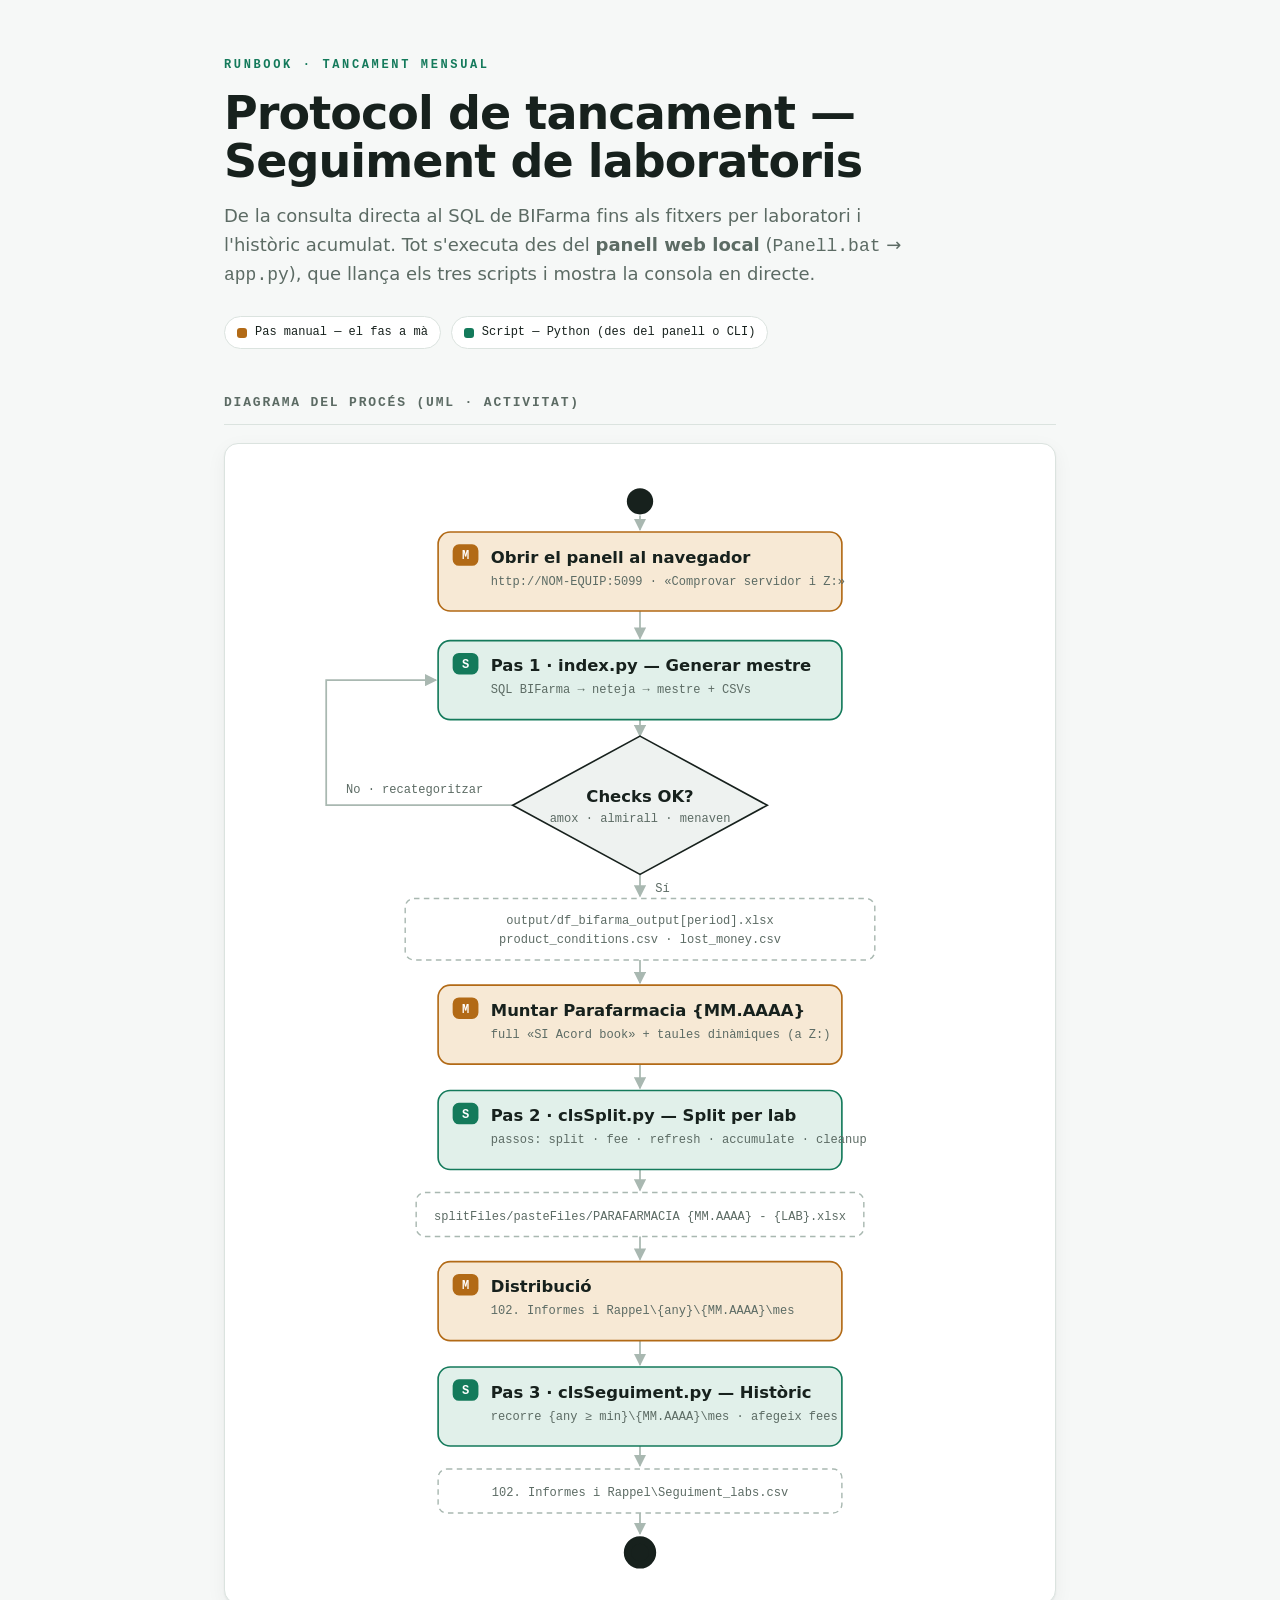
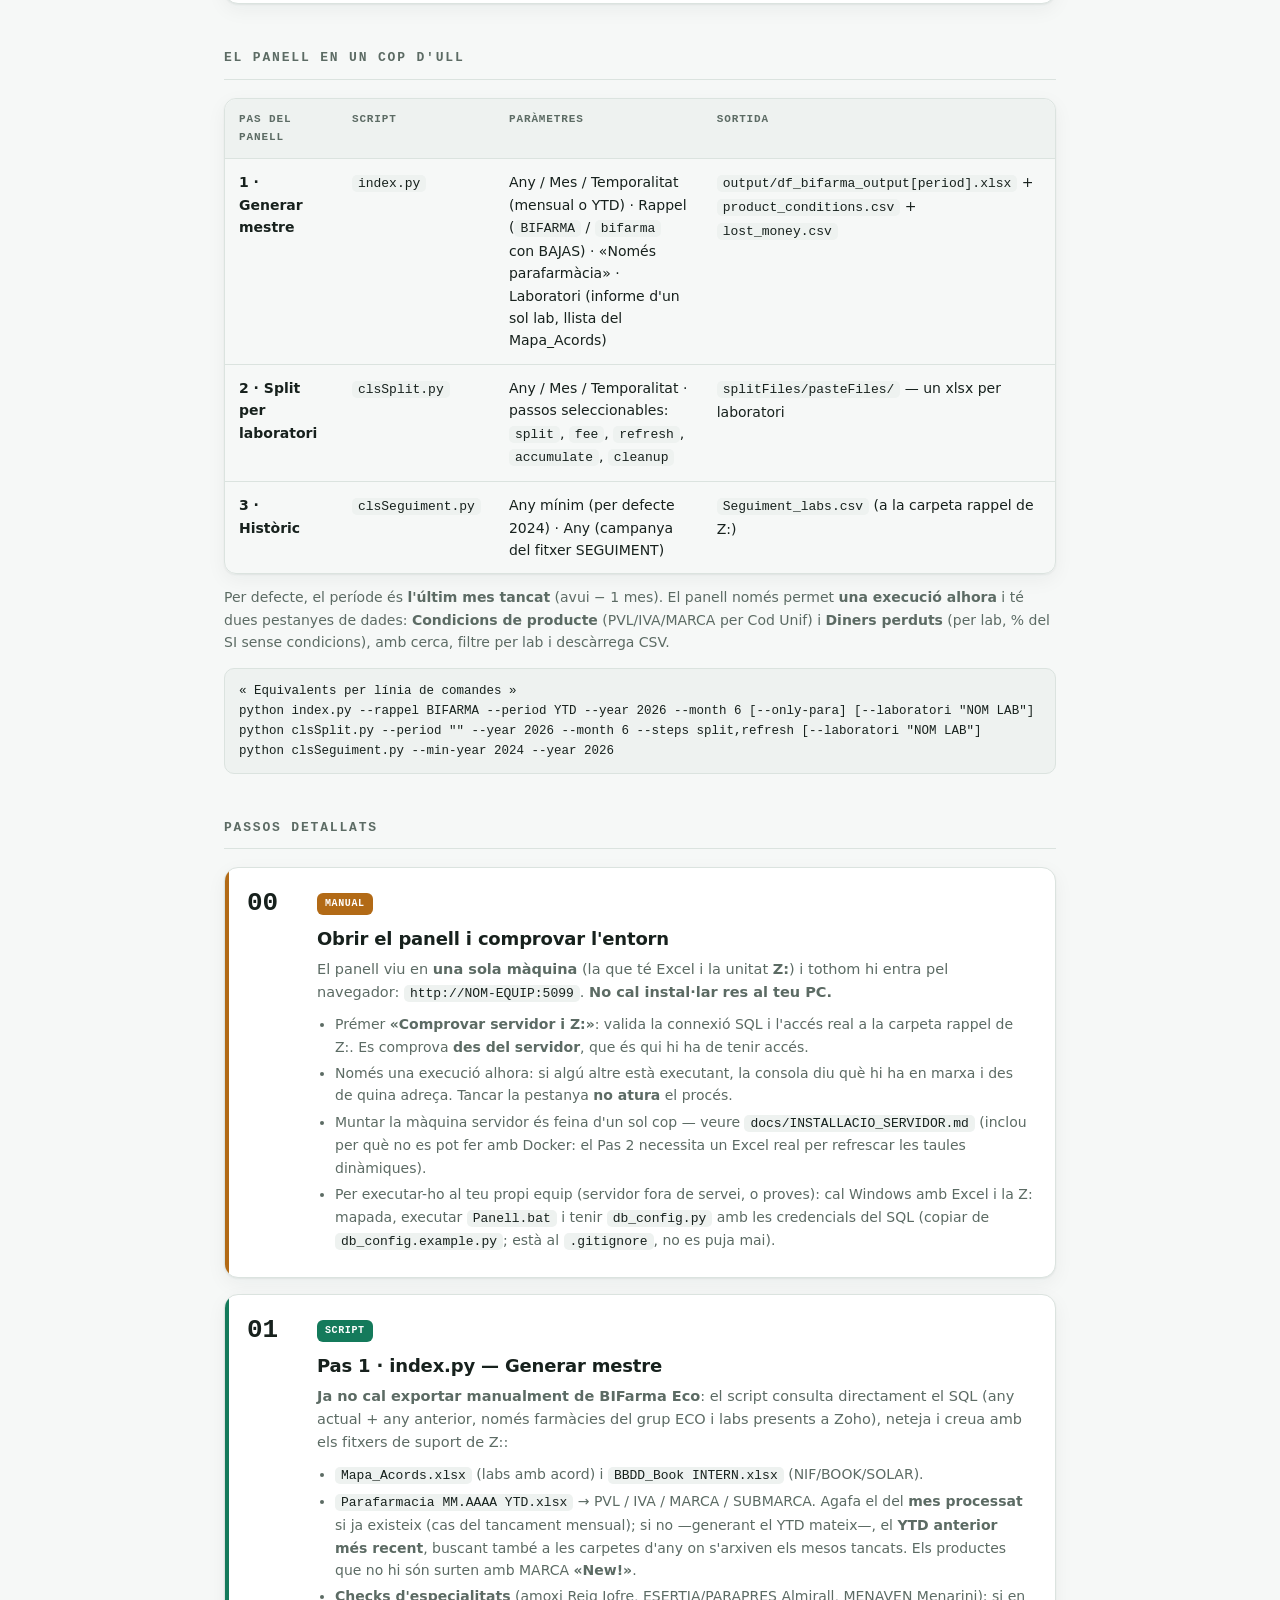
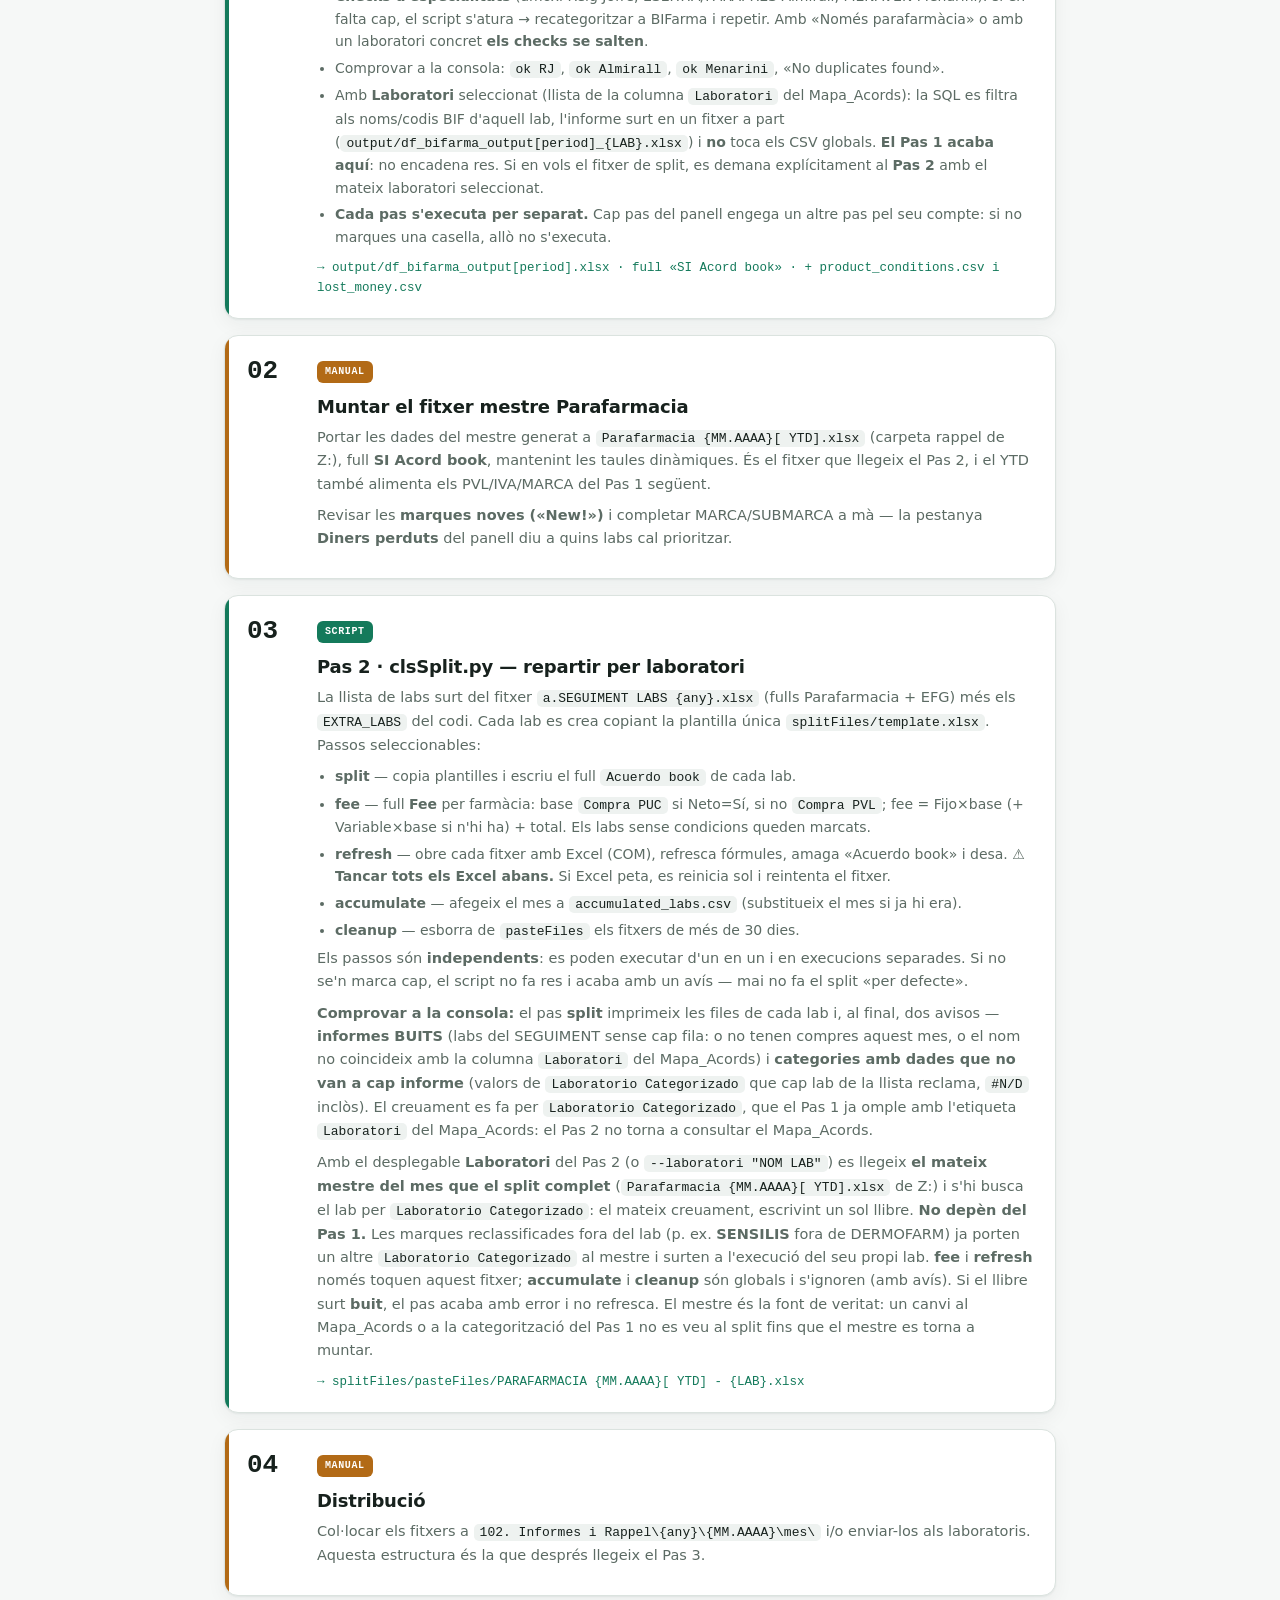
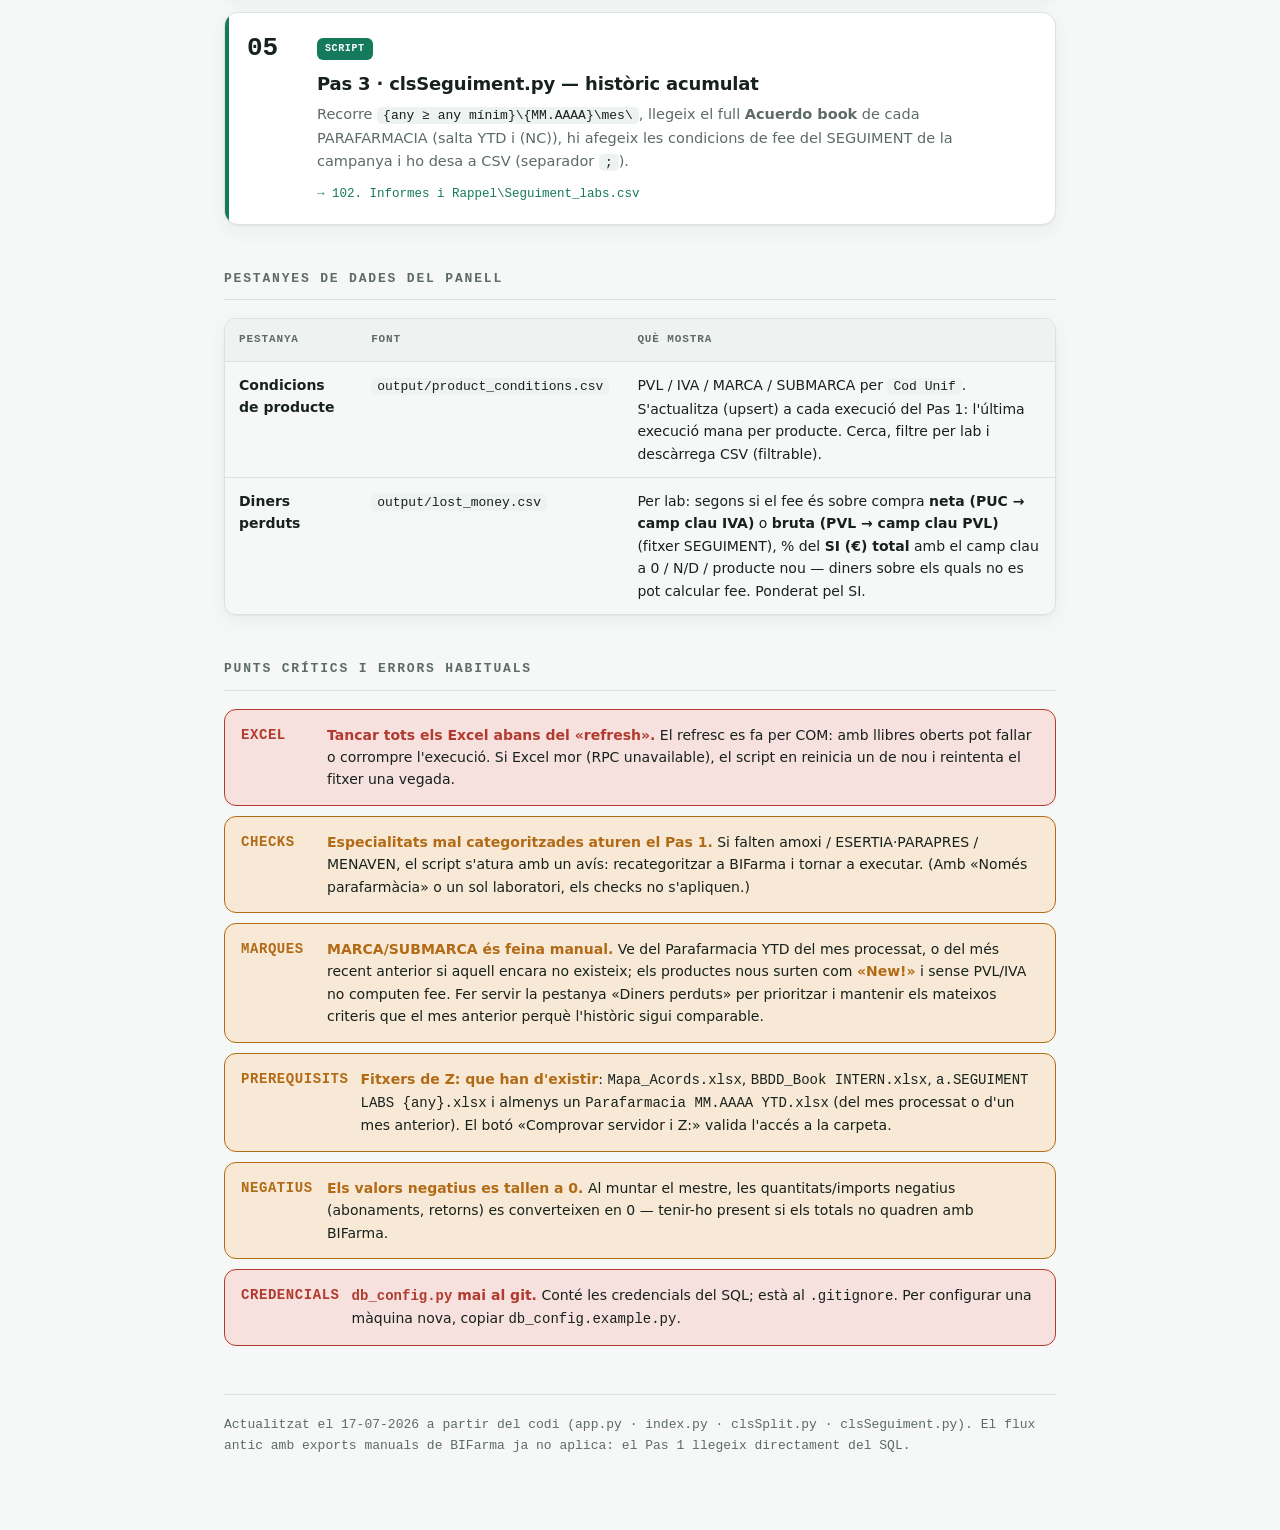
<file: docs/PROTOCOL_TANCAMENT.html>
<!doctype html>
<html lang="ca">
<head>
<meta charset="utf-8">
<meta name="viewport" content="width=device-width, initial-scale=1">
<title>Protocol de tancament — Seguiment labs</title>
<style>
  :root{
    --sans:-apple-system,BlinkMacSystemFont,"Segoe UI",system-ui,Roboto,sans-serif;
    --mono:ui-monospace,"Cascadia Code","Cascadia Mono",Consolas,"Courier New",monospace;
    --bg:#F6F8F7; --surface:#FFFFFF; --surface-2:#EEF2F0;
    --ink:#17211D; --muted:#5C6B64; --line:#DBE3DF; --edge:#A9B8B1;
    --accent:#147A5B; --accent-soft:#E1F0EA;
    --manual:#B26A16; --manual-soft:#F7E9D5;
    --danger:#B23A2E; --danger-soft:#F6E1DE;
    --shadow:0 1px 2px rgba(20,40,32,.06),0 6px 20px rgba(20,40,32,.05);
  }
  @media (prefers-color-scheme:dark){
    :root{
      --bg:#0E1512; --surface:#14201B; --surface-2:#1A2822;
      --ink:#E7EEE9; --muted:#95A79E; --line:#26362F; --edge:#3C4F46;
      --accent:#43C79A; --accent-soft:#123128;
      --manual:#D9A25A; --manual-soft:#33260F;
      --danger:#E0715F; --danger-soft:#361B18;
      --shadow:0 1px 2px rgba(0,0,0,.3),0 8px 24px rgba(0,0,0,.28);
    }
  }
  :root[data-theme="dark"]{
    --bg:#0E1512; --surface:#14201B; --surface-2:#1A2822;
    --ink:#E7EEE9; --muted:#95A79E; --line:#26362F; --edge:#3C4F46;
    --accent:#43C79A; --accent-soft:#123128;
    --manual:#D9A25A; --manual-soft:#33260F;
    --danger:#E0715F; --danger-soft:#361B18;
    --shadow:0 1px 2px rgba(0,0,0,.3),0 8px 24px rgba(0,0,0,.28);
  }
  :root[data-theme="light"]{
    --bg:#F6F8F7; --surface:#FFFFFF; --surface-2:#EEF2F0;
    --ink:#17211D; --muted:#5C6B64; --line:#DBE3DF; --edge:#A9B8B1;
    --accent:#147A5B; --accent-soft:#E1F0EA;
    --manual:#B26A16; --manual-soft:#F7E9D5;
    --danger:#B23A2E; --danger-soft:#F6E1DE;
    --shadow:0 1px 2px rgba(20,40,32,.06),0 6px 20px rgba(20,40,32,.05);
  }
  *{box-sizing:border-box}
  body{margin:0;background:var(--bg);color:var(--ink);font-family:var(--sans);
    line-height:1.6;-webkit-font-smoothing:antialiased;}
  .wrap{max-width:880px;margin:0 auto;padding:56px 24px 80px;}
  .eyebrow{font-family:var(--mono);font-size:12px;letter-spacing:.22em;text-transform:uppercase;
    color:var(--accent);margin:0 0 14px;font-weight:600;}
  h1{font-size:clamp(30px,5vw,46px);line-height:1.05;letter-spacing:-.02em;margin:0 0 16px;
    text-wrap:balance;font-weight:800;}
  .lead{font-size:18px;color:var(--muted);max-width:60ch;margin:0 0 26px;}
  .legend{display:flex;flex-wrap:wrap;gap:10px;margin:0 0 8px;}
  .pill{display:inline-flex;align-items:center;gap:8px;font-family:var(--mono);font-size:12px;
    padding:6px 12px;border-radius:999px;border:1px solid var(--line);background:var(--surface);}
  .dot{width:10px;height:10px;border-radius:3px;flex:none;}
  .dot.m{background:var(--manual)} .dot.s{background:var(--accent)}
  section{margin-top:44px;}
  h2{font-size:13px;font-family:var(--mono);text-transform:uppercase;letter-spacing:.14em;
    color:var(--muted);font-weight:600;margin:0 0 18px;padding-bottom:10px;border-bottom:1px solid var(--line);}
  .card{background:var(--surface);border:1px solid var(--line);border-radius:14px;box-shadow:var(--shadow);}
  .diagram{padding:20px;overflow-x:auto;}
  .diagram svg{display:block;min-width:560px;max-width:100%;height:auto;margin:0 auto;}
  .uml .title{font-family:var(--sans);font-weight:700;font-size:15px;fill:var(--ink);}
  .uml .sub{font-family:var(--mono);font-size:11px;fill:var(--muted);}
  .uml .tagtx{font-family:var(--mono);font-size:11px;font-weight:700;fill:#fff;}
  .uml .chiptx{font-family:var(--mono);font-size:11px;fill:var(--muted);}
  .uml .lbl{font-family:var(--mono);font-size:11px;fill:var(--muted);}
  .uml rect.manual{fill:var(--manual-soft);stroke:var(--manual);stroke-width:1.5;}
  .uml rect.script{fill:var(--accent-soft);stroke:var(--accent);stroke-width:1.5;}
  .uml .tag.manual{fill:var(--manual);} .uml .tag.script{fill:var(--accent);}
  .uml polygon.decision{fill:var(--surface-2);stroke:var(--ink);stroke-width:1.5;}
  .uml rect.output{fill:none;stroke:var(--edge);stroke-width:1.3;stroke-dasharray:5 4;}
  .uml .node circle{fill:var(--ink);}
  .uml .edge{stroke:var(--edge);stroke-width:1.6;fill:none;}
  /* config table */
  .tbl{width:100%;border-collapse:collapse;font-size:14px;overflow:hidden;border-radius:12px;}
  .tbl th,.tbl td{text-align:left;padding:12px 14px;border-bottom:1px solid var(--line);vertical-align:top;}
  .tbl th{font-family:var(--mono);font-size:11px;text-transform:uppercase;letter-spacing:.08em;
    color:var(--muted);background:var(--surface-2);font-weight:600;}
  .tbl tr:last-child td{border-bottom:none;}
  .tbl code{font-family:var(--mono);font-size:13px;background:var(--surface-2);padding:1px 6px;border-radius:5px;}
  .tblwrap{overflow-x:auto;border:1px solid var(--line);border-radius:12px;box-shadow:var(--shadow);}
  /* steps */
  .steps{display:flex;flex-direction:column;gap:16px;}
  .step{display:grid;grid-template-columns:52px 1fr;gap:18px;background:var(--surface);
    border:1px solid var(--line);border-radius:14px;padding:20px 22px;box-shadow:var(--shadow);
    position:relative;overflow:hidden;}
  .step::before{content:"";position:absolute;left:0;top:0;bottom:0;width:4px;background:var(--accent);}
  .step.man::before{background:var(--manual);}
  .num{font-family:var(--mono);font-size:26px;font-weight:700;color:var(--ink);line-height:1;padding-top:2px;
    font-variant-numeric:tabular-nums;}
  .step h3{margin:0 0 4px;font-size:18px;letter-spacing:-.01em;}
  .steptag{display:inline-block;font-family:var(--mono);font-size:10px;font-weight:700;letter-spacing:.06em;
    text-transform:uppercase;padding:3px 8px;border-radius:6px;color:#fff;margin-bottom:10px;}
  .steptag.man{background:var(--manual)} .steptag.scr{background:var(--accent)}
  .step p{margin:0 0 8px;color:var(--muted);font-size:14.5px;}
  .step ul{margin:6px 0 0;padding-left:18px;color:var(--muted);font-size:14px;}
  .step li{margin:4px 0;}
  .step code,.inline{font-family:var(--mono);font-size:13px;background:var(--surface-2);
    color:var(--ink);padding:1px 6px;border-radius:5px;}
  .out{margin-top:10px;font-family:var(--mono);font-size:12.5px;color:var(--accent);}
  .out.man{color:var(--manual);}
  pre.cli{font-family:var(--mono);font-size:12.5px;background:var(--surface-2);color:var(--ink);
    padding:12px 14px;border-radius:10px;overflow-x:auto;margin:10px 0 0;border:1px solid var(--line);}
  /* callouts */
  .callouts{display:flex;flex-direction:column;gap:10px;}
  .callout{display:flex;gap:12px;padding:14px 16px;border-radius:12px;font-size:14px;
    background:var(--danger-soft);border:1px solid var(--danger);}
  .callout b{color:var(--danger);}
  .callout .k{font-family:var(--mono);flex:none;color:var(--danger);font-weight:700;
    text-transform:uppercase;letter-spacing:.04em;min-width:74px;}
  .callout.warn{background:var(--manual-soft);border-color:var(--manual);}
  .callout.warn b{color:var(--manual);} .callout.warn .k{color:var(--manual);}
  .callout span:last-child{color:var(--ink);}
  footer{margin-top:48px;padding-top:20px;border-top:1px solid var(--line);
    font-size:13px;color:var(--muted);font-family:var(--mono);}
  a{color:var(--accent);}
</style>
</head>
<body>
<div class="wrap">
  <p class="eyebrow">Runbook · Tancament mensual</p>
  <h1>Protocol de tancament — Seguiment de laboratoris</h1>
  <p class="lead">De la consulta directa al SQL de BIFarma fins als fitxers per laboratori i l'històric acumulat.
    Tot s'executa des del <b>panell web local</b> (<code>Panell.bat</code> → <code>app.py</code>), que llança
    els tres scripts i mostra la consola en directe.</p>
  <div class="legend">
    <span class="pill"><span class="dot m"></span>Pas manual — el fas a mà</span>
    <span class="pill"><span class="dot s"></span>Script — Python (des del panell o CLI)</span>
  </div>

  <section>
    <h2>Diagrama del procés (UML · activitat)</h2>
    <div class="card diagram">
      <svg class="uml" viewBox="0 0 720 1020" role="img"
           aria-label="Diagrama d'activitat del procés de tancament">
        <defs>
          <marker id="arw" viewBox="0 0 10 10" refX="9" refY="5" markerWidth="7" markerHeight="7" orient="auto-start-reverse">
            <path d="M0,0 L10,5 L0,10 z" fill="var(--edge)"></path>
          </marker>
        </defs>

        <!-- edges -->
        <g>
          <line class="edge" x1="360" y1="47" x2="360" y2="60" marker-end="url(#arw)"></line>
          <line class="edge" x1="360" y1="134" x2="360" y2="159" marker-end="url(#arw)"></line>
          <line class="edge" x1="360" y1="233" x2="360" y2="248" marker-end="url(#arw)"></line>
          <line class="edge" x1="360" y1="374" x2="360" y2="394" marker-end="url(#arw)"></line>
          <line class="edge" x1="360" y1="452" x2="360" y2="473" marker-end="url(#arw)"></line>
          <line class="edge" x1="360" y1="547" x2="360" y2="569" marker-end="url(#arw)"></line>
          <line class="edge" x1="360" y1="643" x2="360" y2="662" marker-end="url(#arw)"></line>
          <line class="edge" x1="360" y1="704" x2="360" y2="725" marker-end="url(#arw)"></line>
          <line class="edge" x1="360" y1="799" x2="360" y2="821" marker-end="url(#arw)"></line>
          <line class="edge" x1="360" y1="895" x2="360" y2="913" marker-end="url(#arw)"></line>
          <line class="edge" x1="360" y1="956" x2="360" y2="975" marker-end="url(#arw)"></line>
          <!-- loop back: No -> recategoritzar especialitats a BIFarma i repetir el Pas 1 -->
          <path class="edge" d="M244,311 L74,311 L74,197 L174,197" marker-end="url(#arw)"></path>
        </g>

        <!-- start -->
        <g class="node"><circle cx="360" cy="34" r="12"></circle></g>

        <!-- N1 manual: obrir panell -->
        <g>
          <rect class="manual" x="176" y="62" width="368" height="72" rx="11"></rect>
          <rect class="tag manual" x="190" y="74" width="22" height="18" rx="5"></rect>
          <text class="tagtx" x="201" y="87" text-anchor="middle">M</text>
          <text class="title" x="224" y="90">Obrir el panell al navegador</text>
          <text class="sub" x="224" y="110">http://NOM-EQUIP:5099 · «Comprovar servidor i Z:»</text>
        </g>

        <!-- N2 script: pas 1 index.py -->
        <g>
          <rect class="script" x="176" y="161" width="368" height="72" rx="11"></rect>
          <rect class="tag script" x="190" y="173" width="22" height="18" rx="5"></rect>
          <text class="tagtx" x="201" y="186" text-anchor="middle">S</text>
          <text class="title" x="224" y="189">Pas 1 · index.py — Generar mestre</text>
          <text class="sub" x="224" y="209">SQL BIFarma → neteja → mestre + CSVs</text>
        </g>

        <!-- decision -->
        <g>
          <polygon class="decision" points="360,248 476,311 360,374 244,311"></polygon>
          <text class="title" x="360" y="308" text-anchor="middle" font-size="13">Checks OK?</text>
          <text class="sub" x="360" y="326" text-anchor="middle">amox · almirall · menaven</text>
          <text class="lbl" x="92" y="300">No · recategoritzar</text>
          <text class="lbl" x="374" y="390">Sí</text>
        </g>

        <!-- output chip 1 -->
        <g>
          <rect class="output" x="146" y="396" width="428" height="56" rx="8"></rect>
          <text class="chiptx" x="360" y="419" text-anchor="middle">output/df_bifarma_output[period].xlsx</text>
          <text class="chiptx" x="360" y="437" text-anchor="middle">product_conditions.csv · lost_money.csv</text>
        </g>

        <!-- N3 manual: master -->
        <g>
          <rect class="manual" x="176" y="475" width="368" height="72" rx="11"></rect>
          <rect class="tag manual" x="190" y="487" width="22" height="18" rx="5"></rect>
          <text class="tagtx" x="201" y="500" text-anchor="middle">M</text>
          <text class="title" x="224" y="503">Muntar Parafarmacia {MM.AAAA}</text>
          <text class="sub" x="224" y="523">full «SI Acord book» + taules dinàmiques (a Z:)</text>
        </g>

        <!-- N4 script: pas 2 clsSplit -->
        <g>
          <rect class="script" x="176" y="571" width="368" height="72" rx="11"></rect>
          <rect class="tag script" x="190" y="583" width="22" height="18" rx="5"></rect>
          <text class="tagtx" x="201" y="596" text-anchor="middle">S</text>
          <text class="title" x="224" y="599">Pas 2 · clsSplit.py — Split per lab</text>
          <text class="sub" x="224" y="619">passos: split · fee · refresh · accumulate · cleanup</text>
        </g>

        <!-- output chip 2 -->
        <g>
          <rect class="output" x="156" y="664" width="408" height="40" rx="8"></rect>
          <text class="chiptx" x="360" y="689" text-anchor="middle">splitFiles/pasteFiles/PARAFARMACIA {MM.AAAA} - {LAB}.xlsx</text>
        </g>

        <!-- N5 manual: distribució -->
        <g>
          <rect class="manual" x="176" y="727" width="368" height="72" rx="11"></rect>
          <rect class="tag manual" x="190" y="739" width="22" height="18" rx="5"></rect>
          <text class="tagtx" x="201" y="752" text-anchor="middle">M</text>
          <text class="title" x="224" y="755">Distribució</text>
          <text class="sub" x="224" y="775">102. Informes i Rappel\{any}\{MM.AAAA}\mes</text>
        </g>

        <!-- N6 script: pas 3 clsSeguiment -->
        <g>
          <rect class="script" x="176" y="823" width="368" height="72" rx="11"></rect>
          <rect class="tag script" x="190" y="835" width="22" height="18" rx="5"></rect>
          <text class="tagtx" x="201" y="848" text-anchor="middle">S</text>
          <text class="title" x="224" y="851">Pas 3 · clsSeguiment.py — Històric</text>
          <text class="sub" x="224" y="871">recorre {any ≥ min}\{MM.AAAA}\mes · afegeix fees</text>
        </g>

        <!-- output chip 3 -->
        <g>
          <rect class="output" x="176" y="916" width="368" height="40" rx="8"></rect>
          <text class="chiptx" x="360" y="941" text-anchor="middle">102. Informes i Rappel\Seguiment_labs.csv</text>
        </g>

        <!-- end -->
        <g class="node">
          <circle cx="360" cy="992" r="14" fill="none" stroke="var(--ink)" stroke-width="1.5"></circle>
          <circle cx="360" cy="992" r="8"></circle>
        </g>
      </svg>
    </div>
  </section>

  <section>
    <h2>El panell en un cop d'ull</h2>
    <div class="tblwrap">
      <table class="tbl">
        <thead><tr><th>Pas del panell</th><th>Script</th><th>Paràmetres</th><th>Sortida</th></tr></thead>
        <tbody>
          <tr>
            <td><b>1 · Generar mestre</b></td>
            <td><code>index.py</code></td>
            <td>Any / Mes / Temporalitat (mensual o YTD) · Rappel (<code>BIFARMA</code> / <code>bifarma</code> con BAJAS) ·
                «Només parafarmàcia» · Laboratori (informe d'un sol lab, llista del Mapa_Acords)</td>
            <td><code>output/df_bifarma_output[period].xlsx</code> + <code>product_conditions.csv</code> + <code>lost_money.csv</code></td>
          </tr>
          <tr>
            <td><b>2 · Split per laboratori</b></td>
            <td><code>clsSplit.py</code></td>
            <td>Any / Mes / Temporalitat · passos seleccionables:
                <code>split</code>, <code>fee</code>, <code>refresh</code>, <code>accumulate</code>, <code>cleanup</code></td>
            <td><code>splitFiles/pasteFiles/</code> — un xlsx per laboratori</td>
          </tr>
          <tr>
            <td><b>3 · Històric</b></td>
            <td><code>clsSeguiment.py</code></td>
            <td>Any mínim (per defecte 2024) · Any (campanya del fitxer SEGUIMENT)</td>
            <td><code>Seguiment_labs.csv</code> (a la carpeta rappel de Z:)</td>
          </tr>
        </tbody>
      </table>
    </div>
    <p style="color:var(--muted);font-size:14px;margin-top:12px">
      Per defecte, el període és <b>l'últim mes tancat</b> (avui − 1 mes). El panell només permet
      <b>una execució alhora</b> i té dues pestanyes de dades: <b>Condicions de producte</b>
      (PVL/IVA/MARCA per Cod Unif) i <b>Diners perduts</b> (per lab, % del SI sense condicions),
      amb cerca, filtre per lab i descàrrega CSV.
    </p>
    <pre class="cli">« Equivalents per línia de comandes »
python index.py --rappel BIFARMA --period YTD --year 2026 --month 6 [--only-para] [--laboratori "NOM LAB"]
python clsSplit.py --period "" --year 2026 --month 6 --steps split,refresh [--laboratori "NOM LAB"]
python clsSeguiment.py --min-year 2024 --year 2026</pre>
  </section>

  <section>
    <h2>Passos detallats</h2>
    <div class="steps">

      <div class="step man">
        <div class="num">00</div>
        <div>
          <span class="steptag man">Manual</span>
          <h3>Obrir el panell i comprovar l'entorn</h3>
          <p>El panell viu en <b>una sola màquina</b> (la que té Excel i la unitat <b>Z:</b>) i tothom hi entra
             pel navegador: <span class="inline">http://NOM-EQUIP:5099</span>. <b>No cal instal·lar res al teu PC.</b></p>
          <ul>
            <li>Prémer <b>«Comprovar servidor i Z:»</b>: valida la connexió SQL i l'accés real a la carpeta rappel de Z:. Es comprova <b>des del servidor</b>, que és qui hi ha de tenir accés.</li>
            <li>Només una execució alhora: si algú altre està executant, la consola diu què hi ha en marxa i des de quina adreça. Tancar la pestanya <b>no atura</b> el procés.</li>
            <li>Muntar la màquina servidor és feina d'un sol cop — veure <code>docs/INSTALLACIO_SERVIDOR.md</code> (inclou per què no es pot fer amb Docker: el Pas 2 necessita un Excel real per refrescar les taules dinàmiques).</li>
            <li>Per executar-ho al teu propi equip (servidor fora de servei, o proves): cal Windows amb Excel i la Z: mapada, executar <code>Panell.bat</code> i tenir <code>db_config.py</code> amb les credencials del SQL (copiar de <code>db_config.example.py</code>; està al <code>.gitignore</code>, no es puja mai).</li>
          </ul>
        </div>
      </div>

      <div class="step">
        <div class="num">01</div>
        <div>
          <span class="steptag scr">Script</span>
          <h3>Pas 1 · index.py — Generar mestre</h3>
          <p><b>Ja no cal exportar manualment de BIFarma Eco</b>: el script consulta directament el SQL
             (any actual + any anterior, només farmàcies del grup ECO i labs presents a Zoho), neteja i creua amb els fitxers de suport de Z::</p>
          <ul>
            <li><span class="inline">Mapa_Acords.xlsx</span> (labs amb acord) i <span class="inline">BBDD_Book INTERN.xlsx</span> (NIF/BOOK/SOLAR).</li>
            <li><span class="inline">Parafarmacia MM.AAAA YTD.xlsx</span> → PVL / IVA / MARCA / SUBMARCA. Agafa el del <b>mes processat</b> si ja existeix (cas del tancament mensual); si no —generant el YTD mateix—, el <b>YTD anterior més recent</b>, buscant també a les carpetes d'any on s'arxiven els mesos tancats. Els productes que no hi són surten amb MARCA <b>«New!»</b>.</li>
            <li><b>Checks d'especialitats</b> (amoxi Reig Jofre, ESERTIA/PARAPRES Almirall, MENAVEN Menarini): si en falta cap, el script s'atura → recategoritzar a BIFarma i repetir. Amb «Només parafarmàcia» o amb un laboratori concret <b>els checks se salten</b>.</li>
            <li>Comprovar a la consola: <span class="inline">ok RJ</span>, <span class="inline">ok Almirall</span>, <span class="inline">ok Menarini</span>, «No duplicates found».</li>
            <li>Amb <b>Laboratori</b> seleccionat (llista de la columna <span class="inline">Laboratori</span> del Mapa_Acords): la SQL es filtra als noms/codis BIF d'aquell lab, l'informe surt en un fitxer a part (<span class="inline">output/df_bifarma_output[period]_{LAB}.xlsx</span>) i <b>no</b> toca els CSV globals. <b>El Pas 1 acaba aquí</b>: no encadena res. Si en vols el fitxer de split, es demana explícitament al <b>Pas 2</b> amb el mateix laboratori seleccionat.</li>
            <li><b>Cada pas s'executa per separat.</b> Cap pas del panell engega un altre pas pel seu compte: si no marques una casella, allò no s'executa.</li>
          </ul>
          <div class="out">→ output/df_bifarma_output[period].xlsx · full «SI Acord book» · + product_conditions.csv i lost_money.csv</div>
        </div>
      </div>

      <div class="step man">
        <div class="num">02</div>
        <div>
          <span class="steptag man">Manual</span>
          <h3>Muntar el fitxer mestre Parafarmacia</h3>
          <p>Portar les dades del mestre generat a <span class="inline">Parafarmacia {MM.AAAA}[ YTD].xlsx</span>
             (carpeta rappel de Z:), full <b>SI Acord book</b>, mantenint les taules dinàmiques.
             És el fitxer que llegeix el Pas 2, i el YTD també alimenta els PVL/IVA/MARCA del Pas 1 següent.</p>
          <p>Revisar les <b>marques noves («New!»)</b> i completar MARCA/SUBMARCA a mà — la pestanya
             <b>Diners perduts</b> del panell diu a quins labs cal prioritzar.</p>
        </div>
      </div>

      <div class="step">
        <div class="num">03</div>
        <div>
          <span class="steptag scr">Script</span>
          <h3>Pas 2 · clsSplit.py — repartir per laboratori</h3>
          <p>La llista de labs surt del fitxer <span class="inline">a.SEGUIMENT LABS {any}.xlsx</span>
             (fulls Parafarmacia + EFG) més els <span class="inline">EXTRA_LABS</span> del codi. Cada lab es crea
             copiant la plantilla única <span class="inline">splitFiles/template.xlsx</span>. Passos seleccionables:</p>
          <ul>
            <li><b>split</b> — copia plantilles i escriu el full <span class="inline">Acuerdo book</span> de cada lab.</li>
            <li><b>fee</b> — full <b>Fee</b> per farmàcia: base <span class="inline">Compra PUC</span> si Neto=Sí, si no <span class="inline">Compra PVL</span>; fee = Fijo×base (+ Variable×base si n'hi ha) + total. Els labs sense condicions queden marcats.</li>
            <li><b>refresh</b> — obre cada fitxer amb Excel (COM), refresca fórmules, amaga «Acuerdo book» i desa. ⚠️ <b>Tancar tots els Excel abans.</b> Si Excel peta, es reinicia sol i reintenta el fitxer.</li>
            <li><b>accumulate</b> — afegeix el mes a <span class="inline">accumulated_labs.csv</span> (substitueix el mes si ja hi era).</li>
            <li><b>cleanup</b> — esborra de <span class="inline">pasteFiles</span> els fitxers de més de 30 dies.</li>
          </ul>
          <p>Els passos són <b>independents</b>: es poden executar d'un en un i en execucions separades. Si no se'n marca cap, el script no fa res i acaba amb un avís — mai no fa el split «per defecte».</p>
          <p><b>Comprovar a la consola:</b> el pas <b>split</b> imprimeix les files de cada lab i, al final, dos avisos — <b>informes BUITS</b> (labs del SEGUIMENT sense cap fila: o no tenen compres aquest mes, o el nom no coincideix amb la columna <span class="inline">Laboratori</span> del Mapa_Acords) i <b>categories amb dades que no van a cap informe</b> (valors de <span class="inline">Laboratorio Categorizado</span> que cap lab de la llista reclama, <span class="inline">#N/D</span> inclòs). El creuament es fa per <span class="inline">Laboratorio Categorizado</span>, que el Pas 1 ja omple amb l'etiqueta <span class="inline">Laboratori</span> del Mapa_Acords: el Pas 2 no torna a consultar el Mapa_Acords.</p>
          <p>Amb el desplegable <b>Laboratori</b> del Pas 2 (o <span class="inline">--laboratori "NOM LAB"</span>) es llegeix <b>el mateix mestre del mes que el split complet</b> (<span class="inline">Parafarmacia {MM.AAAA}[ YTD].xlsx</span> de Z:) i s'hi busca el lab per <span class="inline">Laboratorio Categorizado</span>: el mateix creuament, escrivint un sol llibre. <b>No depèn del Pas 1.</b> Les marques reclassificades fora del lab (p. ex. <b>SENSILIS</b> fora de DERMOFARM) ja porten un altre <span class="inline">Laboratorio Categorizado</span> al mestre i surten a l'execució del seu propi lab. <b>fee</b> i <b>refresh</b> només toquen aquest fitxer; <b>accumulate</b> i <b>cleanup</b> són globals i s'ignoren (amb avís). Si el llibre surt <b>buit</b>, el pas acaba amb error i no refresca. El mestre és la font de veritat: un canvi al Mapa_Acords o a la categorització del Pas 1 no es veu al split fins que el mestre es torna a muntar.</p>
          <div class="out">→ splitFiles/pasteFiles/PARAFARMACIA {MM.AAAA}[ YTD] - {LAB}.xlsx</div>
        </div>
      </div>

      <div class="step man">
        <div class="num">04</div>
        <div>
          <span class="steptag man">Manual</span>
          <h3>Distribució</h3>
          <p>Col·locar els fitxers a <span class="inline">102. Informes i Rappel\{any}\{MM.AAAA}\mes\</span>
             i/o enviar-los als laboratoris. Aquesta estructura és la que després llegeix el Pas 3.</p>
        </div>
      </div>

      <div class="step">
        <div class="num">05</div>
        <div>
          <span class="steptag scr">Script</span>
          <h3>Pas 3 · clsSeguiment.py — històric acumulat</h3>
          <p>Recorre <span class="inline">{any ≥ any mínim}\{MM.AAAA}\mes\</span>, llegeix el full
             <b>Acuerdo book</b> de cada PARAFARMACIA (salta YTD i (NC)), hi afegeix les condicions de fee
             del SEGUIMENT de la campanya i ho desa a CSV (separador <code>;</code>).</p>
          <div class="out">→ 102. Informes i Rappel\Seguiment_labs.csv</div>
        </div>
      </div>

    </div>
  </section>

  <section>
    <h2>Pestanyes de dades del panell</h2>
    <div class="tblwrap">
      <table class="tbl">
        <thead><tr><th>Pestanya</th><th>Font</th><th>Què mostra</th></tr></thead>
        <tbody>
          <tr>
            <td><b>Condicions de producte</b></td>
            <td><code>output/product_conditions.csv</code></td>
            <td>PVL / IVA / MARCA / SUBMARCA per <code>Cod Unif</code>. S'actualitza (upsert) a cada execució
                del Pas 1: l'última execució mana per producte. Cerca, filtre per lab i descàrrega CSV (filtrable).</td>
          </tr>
          <tr>
            <td><b>Diners perduts</b></td>
            <td><code>output/lost_money.csv</code></td>
            <td>Per lab: segons si el fee és sobre compra <b>neta (PUC → camp clau IVA)</b> o
                <b>bruta (PVL → camp clau PVL)</b> (fitxer SEGUIMENT), % del <b>SI (€) total</b> amb el camp clau
                a 0 / N/D / producte nou — diners sobre els quals no es pot calcular fee. Ponderat pel SI.</td>
          </tr>
        </tbody>
      </table>
    </div>
  </section>

  <section>
    <h2>Punts crítics i errors habituals</h2>
    <div class="callouts">
      <div class="callout"><span class="k">excel</span><span><b>Tancar tots els Excel abans del «refresh».</b> El refresc es fa per COM: amb llibres oberts pot fallar o corrompre l'execució. Si Excel mor (RPC unavailable), el script en reinicia un de nou i reintenta el fitxer una vegada.</span></div>
      <div class="callout warn"><span class="k">checks</span><span><b>Especialitats mal categoritzades aturen el Pas 1.</b> Si falten amoxi / ESERTIA·PARAPRES / MENAVEN, el script s'atura amb un avís: recategoritzar a BIFarma i tornar a executar. (Amb «Només parafarmàcia» o un sol laboratori, els checks no s'apliquen.)</span></div>
      <div class="callout warn"><span class="k">marques</span><span><b>MARCA/SUBMARCA és feina manual.</b> Ve del Parafarmacia YTD del mes processat, o del més recent anterior si aquell encara no existeix; els productes nous surten com <b>«New!»</b> i sense PVL/IVA no computen fee. Fer servir la pestanya «Diners perduts» per prioritzar i mantenir els mateixos criteris que el mes anterior perquè l'històric sigui comparable.</span></div>
      <div class="callout warn"><span class="k">prerequisits</span><span><b>Fitxers de Z: que han d'existir</b>: <code>Mapa_Acords.xlsx</code>, <code>BBDD_Book INTERN.xlsx</code>, <code>a.SEGUIMENT LABS {any}.xlsx</code> i almenys un <code>Parafarmacia MM.AAAA YTD.xlsx</code> (del mes processat o d'un mes anterior). El botó «Comprovar servidor i Z:» valida l'accés a la carpeta.</span></div>
      <div class="callout warn"><span class="k">negatius</span><span><b>Els valors negatius es tallen a 0.</b> Al muntar el mestre, les quantitats/imports negatius (abonaments, retorns) es converteixen en 0 — tenir-ho present si els totals no quadren amb BIFarma.</span></div>
      <div class="callout"><span class="k">credencials</span><span><b><code>db_config.py</code> mai al git.</b> Conté les credencials del SQL; està al <code>.gitignore</code>. Per configurar una màquina nova, copiar <code>db_config.example.py</code>.</span></div>
    </div>
  </section>

  <footer>Actualitzat el 17-07-2026 a partir del codi (app.py · index.py · clsSplit.py · clsSeguiment.py).
    El flux antic amb exports manuals de BIFarma ja no aplica: el Pas 1 llegeix directament del SQL.</footer>
</div>

</body>
</html>
</file>
